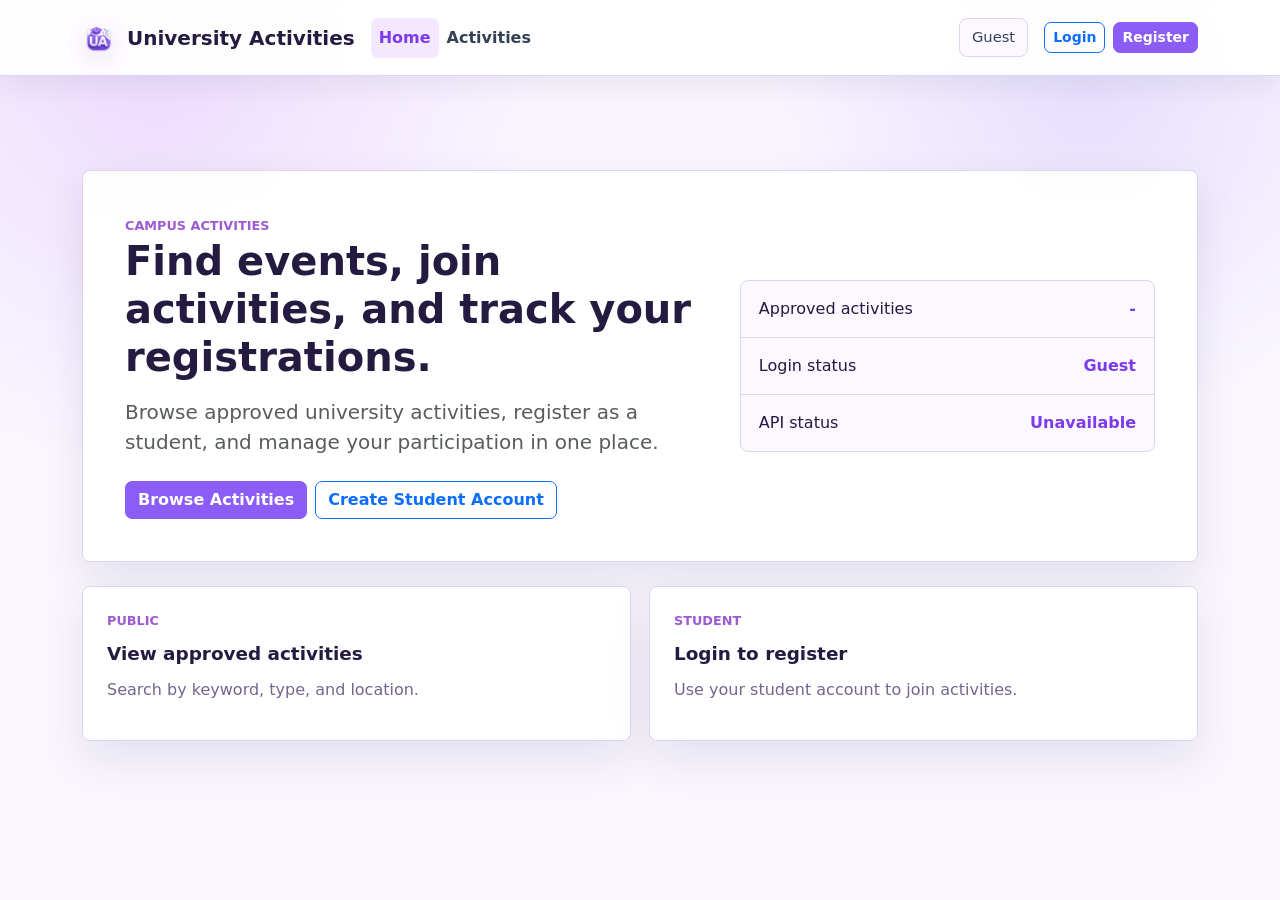
<file: html_Client/html_Client.Static/wwwroot/index.html>
<!doctype html>
<html lang="en">
<head>
    <meta charset="utf-8">
    <meta name="viewport" content="width=device-width, initial-scale=1">
    <title>University Activities - Home</title>
    <link href="https://cdn.jsdelivr.net/npm/bootstrap@5.3.3/dist/css/bootstrap.min.css" rel="stylesheet">
    <link href="css/style.css" rel="stylesheet">
</head>
<body>
    <nav class="navbar navbar-expand-lg bg-white">
        <div class="container">
            <a class="navbar-brand fw-semibold" href="index.html"><img class="brand-logo" src="images/ua-logo.png" alt="University Activities logo"><span>University Activities</span></a>
            <button class="navbar-toggler" type="button" data-bs-toggle="collapse" data-bs-target="#mainNav">
                <span class="navbar-toggler-icon"></span>
            </button>
            <div class="collapse navbar-collapse" id="mainNav">
                <ul class="navbar-nav me-auto mb-2 mb-lg-0">
                    <li class="nav-item"><a class="nav-link active" href="index.html">Home</a></li>
                    <li class="nav-item"><a class="nav-link" href="activities.html">Activities</a></li>
                    <li class="nav-item auth-required d-none"><a class="nav-link" href="my-registrations.html">My Registrations</a></li>
                    <li class="nav-item auth-required d-none"><a class="nav-link" href="profile.html">Profile</a></li>
                </ul>
                <span class="auth-summary me-3" id="authStatus">Guest</span>
                <a class="btn btn-outline-primary btn-sm me-2 guest-only" href="login.html">Login</a>
                <a class="btn btn-primary btn-sm guest-only" href="register.html">Register</a>
                <button class="btn btn-outline-danger btn-sm auth-required d-none" id="logoutBtn">Logout</button>
            </div>
        </div>
    </nav>

    <main class="container page-shell">
        <div id="message" class="message-area"></div>
        <section class="home-hero">
            <div class="row align-items-center g-4">
                <div class="col-lg-7">
                    <span class="section-kicker">Campus activities</span>
                    <h1 class="display-6 fw-semibold mb-3">Find events, join activities, and track your registrations.</h1>
                    <p class="lead text-muted mb-4">
                        Browse approved university activities, register as a student, and manage your participation in one place.
                    </p>
                    <div class="d-flex flex-wrap gap-2">
                        <a class="btn btn-primary" href="activities.html">Browse Activities</a>
                        <a class="btn btn-outline-primary guest-only" href="register.html">Create Student Account</a>
                        <a class="btn btn-outline-secondary auth-required d-none" href="my-registrations.html">My Registrations</a>
                    </div>
                </div>
                <div class="col-lg-5">
                    <div class="home-summary">
                        <div class="summary-row">
                            <span>Approved activities</span>
                            <strong id="approvedCount">-</strong>
                        </div>
                        <div class="summary-row">
                            <span>Login status</span>
                            <strong id="homeLoginStatus">Guest</strong>
                        </div>
                        <div class="summary-row">
                            <span>API status</span>
                            <strong id="homeApiStatus">Checking</strong>
                        </div>
                    </div>
                </div>
            </div>
        </section>

        <section class="home-grid mt-4">
            <a class="home-tile" href="activities.html">
                <span class="tile-label">Public</span>
                <strong>View approved activities</strong>
                <span>Search by keyword, type, and location.</span>
            </a>
            <a class="home-tile guest-only" href="login.html">
                <span class="tile-label">Student</span>
                <strong>Login to register</strong>
                <span>Use your student account to join activities.</span>
            </a>
            <a class="home-tile auth-required d-none" href="profile.html">
                <span class="tile-label">Student</span>
                <strong>Manage profile</strong>
                <span>Keep your student information up to date.</span>
            </a>
            <a class="home-tile auth-required d-none" href="my-registrations.html">
                <span class="tile-label">Tracking</span>
                <strong>My registrations</strong>
                <span>Review and cancel eligible registrations.</span>
            </a>
        </section>
    </main>

    <script src="https://code.jquery.com/jquery-3.7.1.min.js"></script>
    <script src="https://cdn.jsdelivr.net/npm/bootstrap@5.3.3/dist/js/bootstrap.bundle.min.js"></script>
    <script src="js/config.js"></script>
    <script src="js/api.js"></script>
    <script src="js/auth.js"></script>
    <script>
        $(function () {
            apiRequest("GET", "/api/Home", null, function (response) {
                $("#homeApiStatus").text(response.success ? "Online" : "Unavailable");
            }, function () {
                $("#homeApiStatus").text("Unavailable");
            });

            apiRequest("GET", "/api/Activities", null, function (response) {
                $("#approvedCount").text((response.data || []).length);
            }, function () {
                $("#approvedCount").text("-");
            });

            const user = getCurrentUser();
            $("#homeLoginStatus").text(user ? (user.fullName || user.email || "Logged in") : "Guest");
        });
    </script>
</body>
</html>
</file>
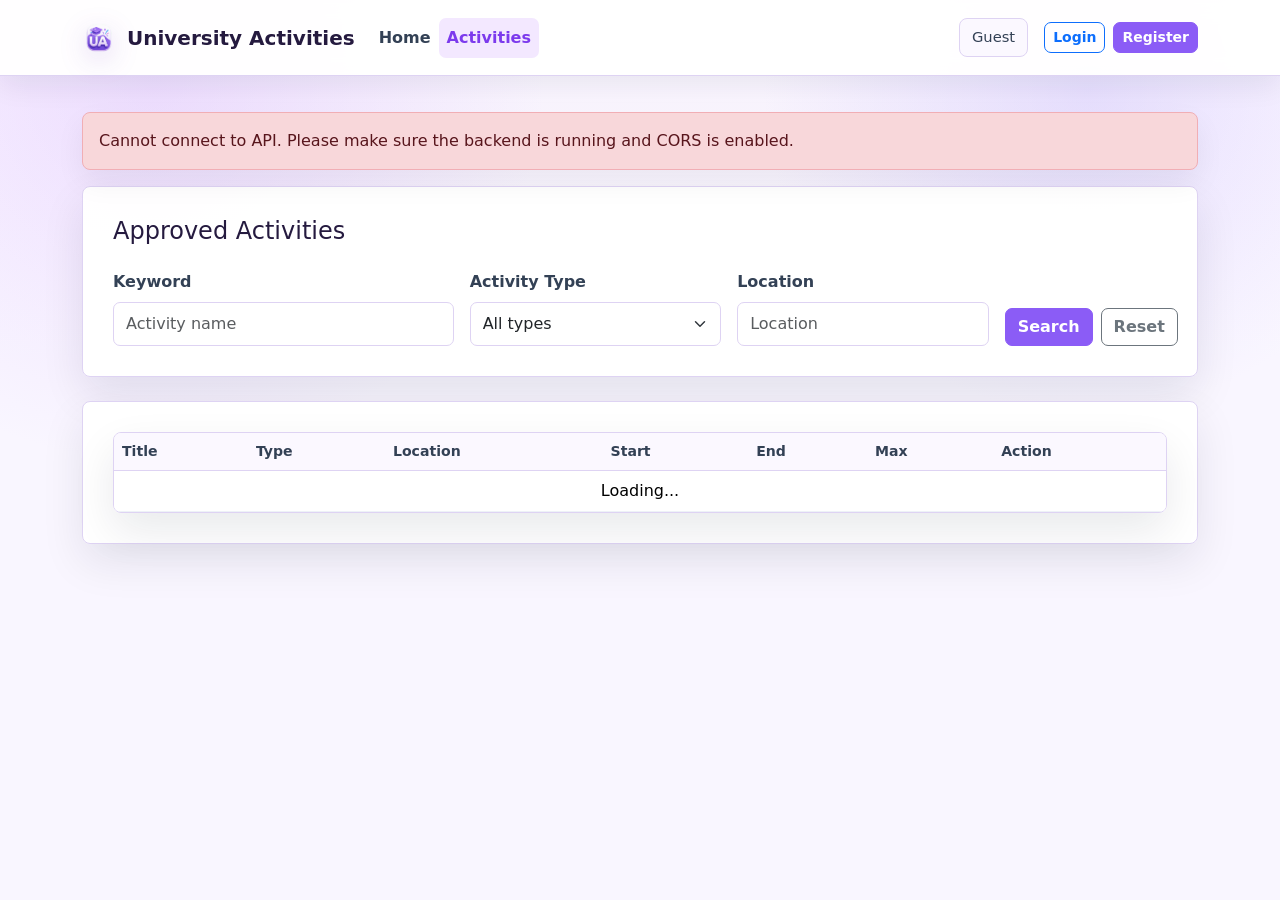
<file: html_Client/html_Client.Static/wwwroot/activities.html>
<!doctype html>
<html lang="en">
<head>
    <meta charset="utf-8">
    <meta name="viewport" content="width=device-width, initial-scale=1">
    <title>University Activities - Activities</title>
    <link href="https://cdn.jsdelivr.net/npm/bootstrap@5.3.3/dist/css/bootstrap.min.css" rel="stylesheet">
    <link href="css/style.css" rel="stylesheet">
</head>
<body>
    <nav class="navbar navbar-expand-lg bg-white">
        <div class="container">
            <a class="navbar-brand fw-semibold" href="index.html"><img class="brand-logo" src="images/ua-logo.png" alt="University Activities logo"><span>University Activities</span></a>
            <button class="navbar-toggler" type="button" data-bs-toggle="collapse" data-bs-target="#mainNav">
                <span class="navbar-toggler-icon"></span>
            </button>
            <div class="collapse navbar-collapse" id="mainNav">
                <ul class="navbar-nav me-auto mb-2 mb-lg-0">
                    <li class="nav-item"><a class="nav-link" href="index.html">Home</a></li>
                    <li class="nav-item"><a class="nav-link active" href="activities.html">Activities</a></li>
                    <li class="nav-item auth-required d-none"><a class="nav-link" href="my-registrations.html">My Registrations</a></li>
                    <li class="nav-item auth-required d-none"><a class="nav-link" href="profile.html">Profile</a></li>
                </ul>
                <span class="auth-summary me-3" id="authStatus">Guest</span>
                <a class="btn btn-outline-primary btn-sm me-2 guest-only" href="login.html">Login</a>
                <a class="btn btn-primary btn-sm guest-only" href="register.html">Register</a>
                <button class="btn btn-outline-danger btn-sm auth-required d-none" id="logoutBtn">Logout</button>
            </div>
        </div>
    </nav>

    <main class="container page-shell">
        <div id="message" class="message-area"></div>
        <section class="content-panel mb-4">
            <h1 class="h4 mb-4">Approved Activities</h1>
            <div class="row g-3">
                <div class="col-md-4">
                    <label class="form-label" for="keyword">Keyword</label>
                    <input class="form-control" id="keyword" placeholder="Activity name">
                </div>
                <div class="col-md-3">
                    <label class="form-label" for="type">Activity Type</label>
                    <select class="form-select" id="type">
                        <option value="">All types</option>
                        <option value="1">Workshop</option>
                        <option value="2">Seminar</option>
                        <option value="3">Competition</option>
                        <option value="4">Volunteer</option>
                        <option value="5">ClubEvent</option>
                    </select>
                </div>
                <div class="col-md-3">
                    <label class="form-label" for="location">Location</label>
                    <input class="form-control" id="location" placeholder="Location">
                </div>
                <div class="col-md-2 d-flex align-items-end gap-2">
                    <button class="btn btn-primary w-100" id="searchBtn">Search</button>
                    <button class="btn btn-outline-secondary w-100" id="resetBtn">Reset</button>
                </div>
            </div>
        </section>

        <section class="content-panel">
            <div class="table-responsive">
                <table class="table table-hover mb-0">
                    <thead>
                        <tr>
                            <th>Title</th>
                            <th>Type</th>
                            <th>Location</th>
                            <th>Start</th>
                            <th>End</th>
                            <th>Max</th>
                            <th>Action</th>
                        </tr>
                    </thead>
                    <tbody id="activitiesBody"></tbody>
                </table>
            </div>
        </section>
    </main>

    <script src="https://code.jquery.com/jquery-3.7.1.min.js"></script>
    <script src="https://cdn.jsdelivr.net/npm/bootstrap@5.3.3/dist/js/bootstrap.bundle.min.js"></script>
    <script src="js/config.js"></script>
    <script src="js/api.js"></script>
    <script src="js/auth.js"></script>
    <script src="js/activities.js"></script>
</body>
</html>
</file>
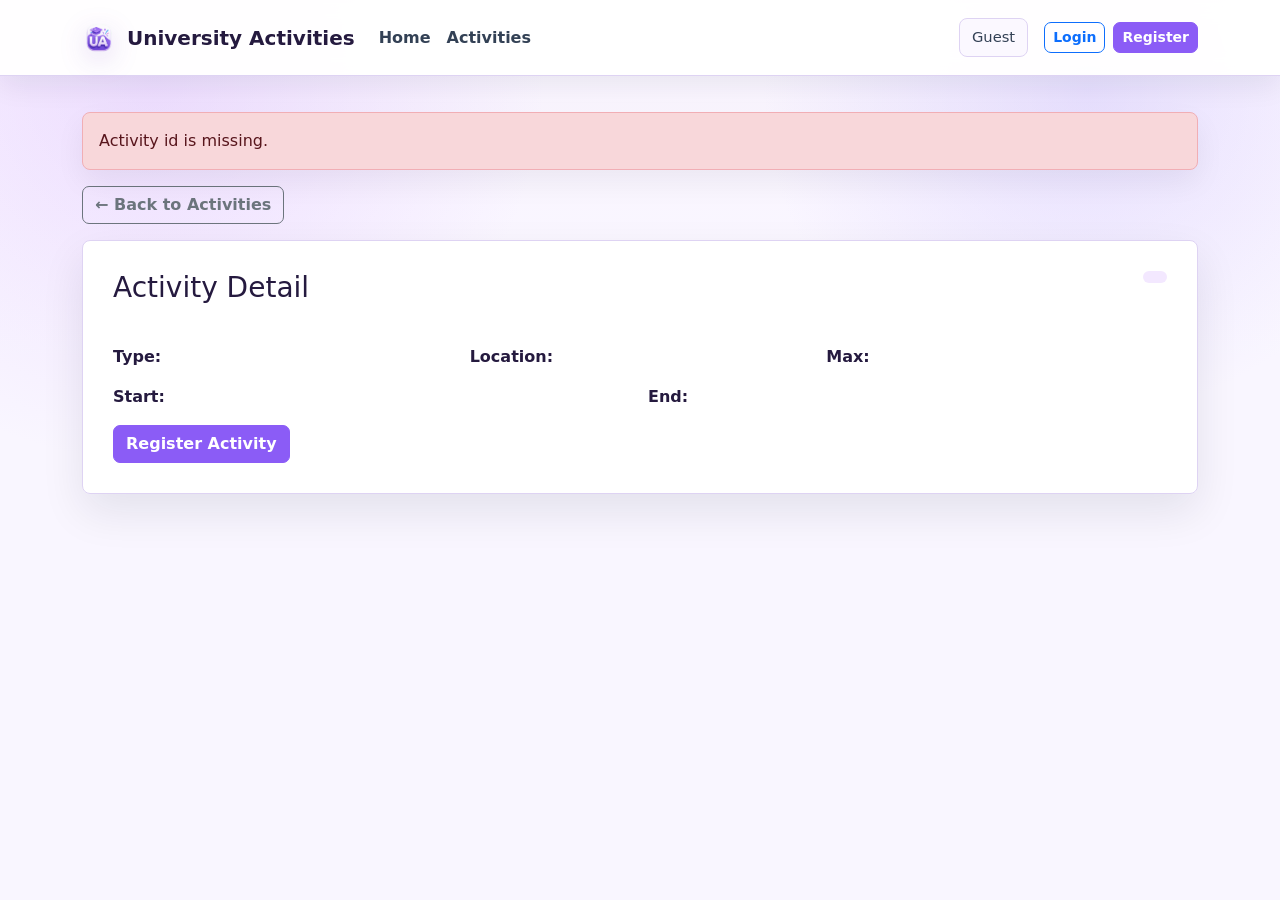
<file: html_Client/html_Client.Static/wwwroot/activity-detail.html>
<!doctype html>
<html lang="en">
<head>
    <meta charset="utf-8">
    <meta name="viewport" content="width=device-width, initial-scale=1">
    <title>University Activities - Activity Detail</title>
    <link href="https://cdn.jsdelivr.net/npm/bootstrap@5.3.3/dist/css/bootstrap.min.css" rel="stylesheet">
    <link href="css/style.css" rel="stylesheet">
</head>
<body>
    <nav class="navbar navbar-expand-lg bg-white">
        <div class="container">
            <a class="navbar-brand fw-semibold" href="index.html"><img class="brand-logo" src="images/ua-logo.png" alt="University Activities logo"><span>University Activities</span></a>
            <button class="navbar-toggler" type="button" data-bs-toggle="collapse" data-bs-target="#mainNav">
                <span class="navbar-toggler-icon"></span>
            </button>
            <div class="collapse navbar-collapse" id="mainNav">
                <ul class="navbar-nav me-auto mb-2 mb-lg-0">
                    <li class="nav-item"><a class="nav-link" href="index.html">Home</a></li>
                    <li class="nav-item"><a class="nav-link" href="activities.html">Activities</a></li>
                    <li class="nav-item auth-required d-none"><a class="nav-link" href="my-registrations.html">My Registrations</a></li>
                    <li class="nav-item auth-required d-none"><a class="nav-link" href="profile.html">Profile</a></li>
                </ul>
                <span class="auth-summary me-3" id="authStatus">Guest</span>
                <a class="btn btn-outline-primary btn-sm me-2 guest-only" href="login.html">Login</a>
                <a class="btn btn-primary btn-sm guest-only" href="register.html">Register</a>
                <button class="btn btn-outline-danger btn-sm auth-required d-none" id="logoutBtn">Logout</button>
            </div>
        </div>
    </nav>

    <main class="container page-shell">
        <div id="message" class="message-area"></div>
        <div class="mb-3">
            <a class="btn btn-outline-secondary" href="activities.html">&larr; Back to Activities</a>
        </div>
        <section class="content-panel" id="activityDetail">
            <div class="d-flex justify-content-between align-items-start gap-3 mb-3">
                <div>
                    <h1 class="h3 mb-2" id="activityTitle">Activity Detail</h1>
                    <div class="text-muted" id="activityOrganizer"></div>
                </div>
                <span class="status-pill" id="activityStatus"></span>
            </div>
            <p class="activity-description" id="activityDescription"></p>
            <div class="row g-3 my-3">
                <div class="col-md-4"><strong>Type:</strong> <span id="activityType"></span></div>
                <div class="col-md-4"><strong>Location:</strong> <span id="activityLocation"></span></div>
                <div class="col-md-4"><strong>Max:</strong> <span id="activityMax"></span></div>
                <div class="col-md-6"><strong>Start:</strong> <span id="activityStart"></span></div>
                <div class="col-md-6"><strong>End:</strong> <span id="activityEnd"></span></div>
            </div>
            <div class="d-flex align-items-center gap-3">
                <button class="btn btn-primary" id="registerBtn">Register Activity</button>
                <span class="text-muted" id="registerHint"></span>
            </div>
        </section>
    </main>

    <script src="https://code.jquery.com/jquery-3.7.1.min.js"></script>
    <script src="https://cdn.jsdelivr.net/npm/bootstrap@5.3.3/dist/js/bootstrap.bundle.min.js"></script>
    <script src="js/config.js"></script>
    <script src="js/api.js"></script>
    <script src="js/auth.js"></script>
    <script src="js/activities.js"></script>
</body>
</html>
</file>
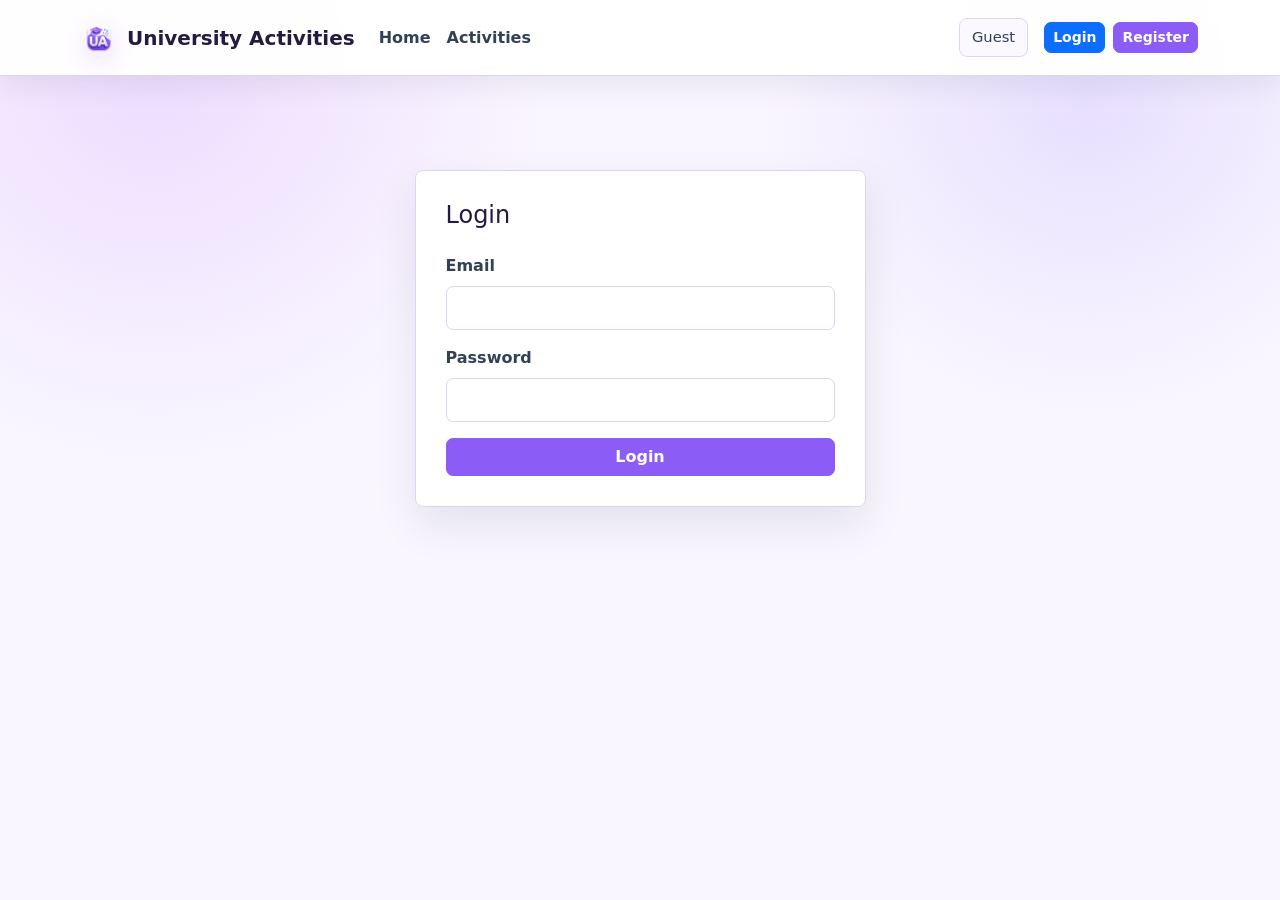
<file: html_Client/html_Client.Static/wwwroot/login.html>
<!doctype html>
<html lang="en">
<head>
    <meta charset="utf-8">
    <meta name="viewport" content="width=device-width, initial-scale=1">
    <title>University Activities - Login</title>
    <link href="https://cdn.jsdelivr.net/npm/bootstrap@5.3.3/dist/css/bootstrap.min.css" rel="stylesheet">
    <link href="css/style.css" rel="stylesheet">
</head>
<body>
    <nav class="navbar navbar-expand-lg bg-white">
        <div class="container">
            <a class="navbar-brand fw-semibold" href="index.html"><img class="brand-logo" src="images/ua-logo.png" alt="University Activities logo"><span>University Activities</span></a>
            <button class="navbar-toggler" type="button" data-bs-toggle="collapse" data-bs-target="#mainNav">
                <span class="navbar-toggler-icon"></span>
            </button>
            <div class="collapse navbar-collapse" id="mainNav">
                <ul class="navbar-nav me-auto mb-2 mb-lg-0">
                    <li class="nav-item"><a class="nav-link" href="index.html">Home</a></li>
                    <li class="nav-item"><a class="nav-link" href="activities.html">Activities</a></li>
                    <li class="nav-item auth-required d-none"><a class="nav-link" href="my-registrations.html">My Registrations</a></li>
                    <li class="nav-item auth-required d-none"><a class="nav-link" href="profile.html">Profile</a></li>
                </ul>
                <span class="auth-summary me-3" id="authStatus">Guest</span>
                <a class="btn btn-outline-primary btn-sm me-2 guest-only active" href="login.html">Login</a>
                <a class="btn btn-primary btn-sm guest-only" href="register.html">Register</a>
                <button class="btn btn-outline-danger btn-sm auth-required d-none" id="logoutBtn">Logout</button>
            </div>
        </div>
    </nav>

    <main class="container page-shell">
        <div class="row justify-content-center">
            <div class="col-lg-5">
                <div id="message" class="message-area"></div>
                <section class="content-panel">
                    <h1 class="h4 mb-4">Login</h1>
                    <form id="loginForm">
                        <div class="mb-3">
                            <label class="form-label" for="email">Email</label>
                            <input class="form-control" id="email" type="email" required>
                        </div>
                        <div class="mb-3">
                            <label class="form-label" for="password">Password</label>
                            <input class="form-control" id="password" type="password" required>
                        </div>
                        <button class="btn btn-primary w-100" type="submit">Login</button>
                    </form>
                </section>
            </div>
        </div>
    </main>

    <script src="https://code.jquery.com/jquery-3.7.1.min.js"></script>
    <script src="https://cdn.jsdelivr.net/npm/bootstrap@5.3.3/dist/js/bootstrap.bundle.min.js"></script>
    <script src="js/config.js"></script>
    <script src="js/api.js"></script>
    <script src="js/auth.js"></script>
</body>
</html>
</file>
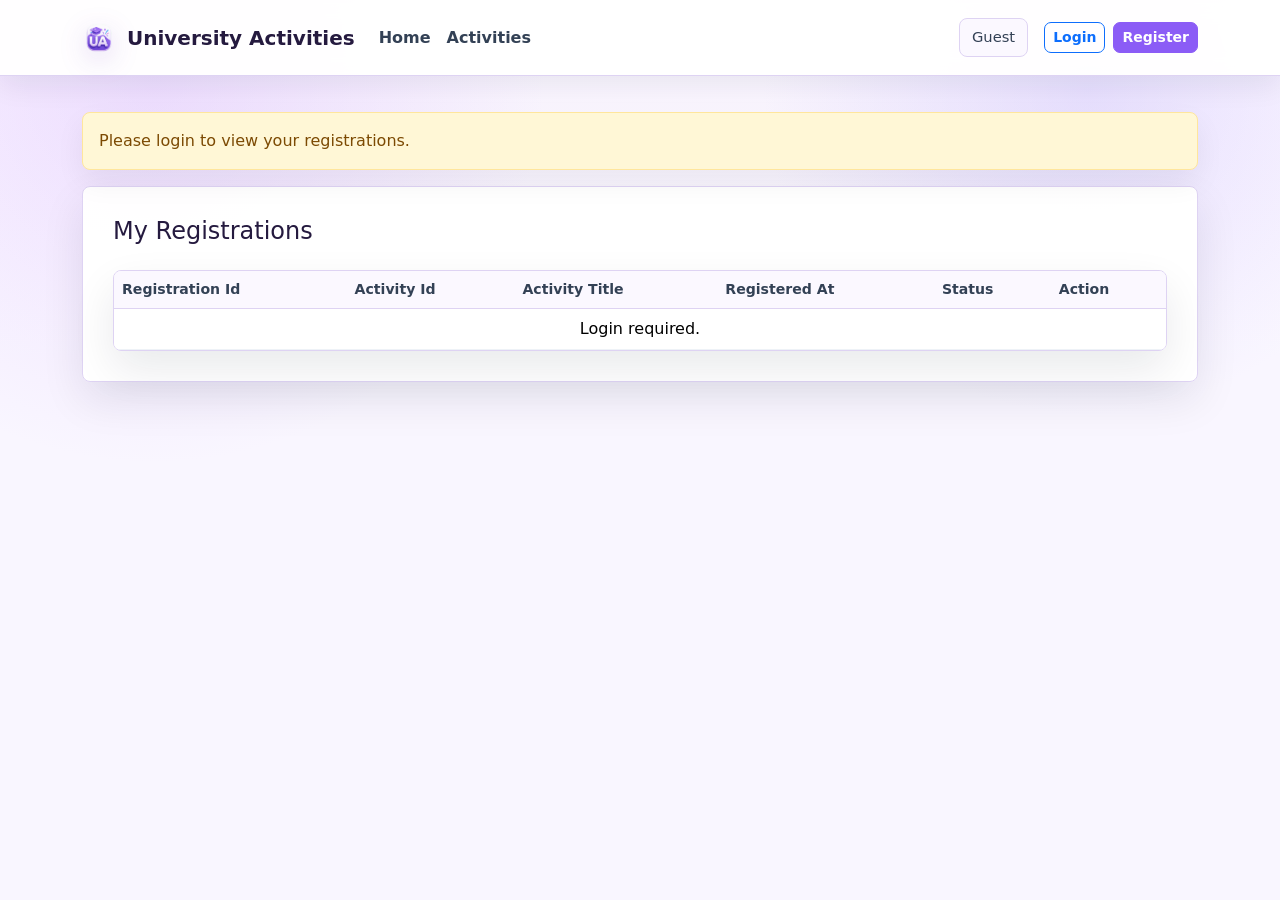
<file: html_Client/html_Client.Static/wwwroot/my-registrations.html>
<!doctype html>
<html lang="en">
<head>
    <meta charset="utf-8">
    <meta name="viewport" content="width=device-width, initial-scale=1">
    <title>University Activities - My Registrations</title>
    <link href="https://cdn.jsdelivr.net/npm/bootstrap@5.3.3/dist/css/bootstrap.min.css" rel="stylesheet">
    <link href="css/style.css" rel="stylesheet">
</head>
<body>
    <nav class="navbar navbar-expand-lg bg-white">
        <div class="container">
            <a class="navbar-brand fw-semibold" href="index.html"><img class="brand-logo" src="images/ua-logo.png" alt="University Activities logo"><span>University Activities</span></a>
            <button class="navbar-toggler" type="button" data-bs-toggle="collapse" data-bs-target="#mainNav">
                <span class="navbar-toggler-icon"></span>
            </button>
            <div class="collapse navbar-collapse" id="mainNav">
                <ul class="navbar-nav me-auto mb-2 mb-lg-0">
                    <li class="nav-item"><a class="nav-link" href="index.html">Home</a></li>
                    <li class="nav-item"><a class="nav-link" href="activities.html">Activities</a></li>
                    <li class="nav-item auth-required d-none"><a class="nav-link active" href="my-registrations.html">My Registrations</a></li>
                    <li class="nav-item auth-required d-none"><a class="nav-link" href="profile.html">Profile</a></li>
                </ul>
                <span class="auth-summary me-3" id="authStatus">Guest</span>
                <a class="btn btn-outline-primary btn-sm me-2 guest-only" href="login.html">Login</a>
                <a class="btn btn-primary btn-sm guest-only" href="register.html">Register</a>
                <button class="btn btn-outline-danger btn-sm auth-required d-none" id="logoutBtn">Logout</button>
            </div>
        </div>
    </nav>

    <main class="container page-shell">
        <div id="message" class="message-area"></div>
        <section class="content-panel">
            <h1 class="h4 mb-4">My Registrations</h1>
            <div class="table-responsive">
                <table class="table table-hover mb-0">
                    <thead>
                        <tr>
                            <th>Registration Id</th>
                            <th>Activity Id</th>
                            <th>Activity Title</th>
                            <th>Registered At</th>
                            <th>Status</th>
                            <th>Action</th>
                        </tr>
                    </thead>
                    <tbody id="registrationsBody"></tbody>
                </table>
            </div>
        </section>
    </main>

    <script src="https://code.jquery.com/jquery-3.7.1.min.js"></script>
    <script src="https://cdn.jsdelivr.net/npm/bootstrap@5.3.3/dist/js/bootstrap.bundle.min.js"></script>
    <script src="js/config.js"></script>
    <script src="js/api.js"></script>
    <script src="js/auth.js"></script>
    <script src="js/registrations.js"></script>
</body>
</html>
</file>
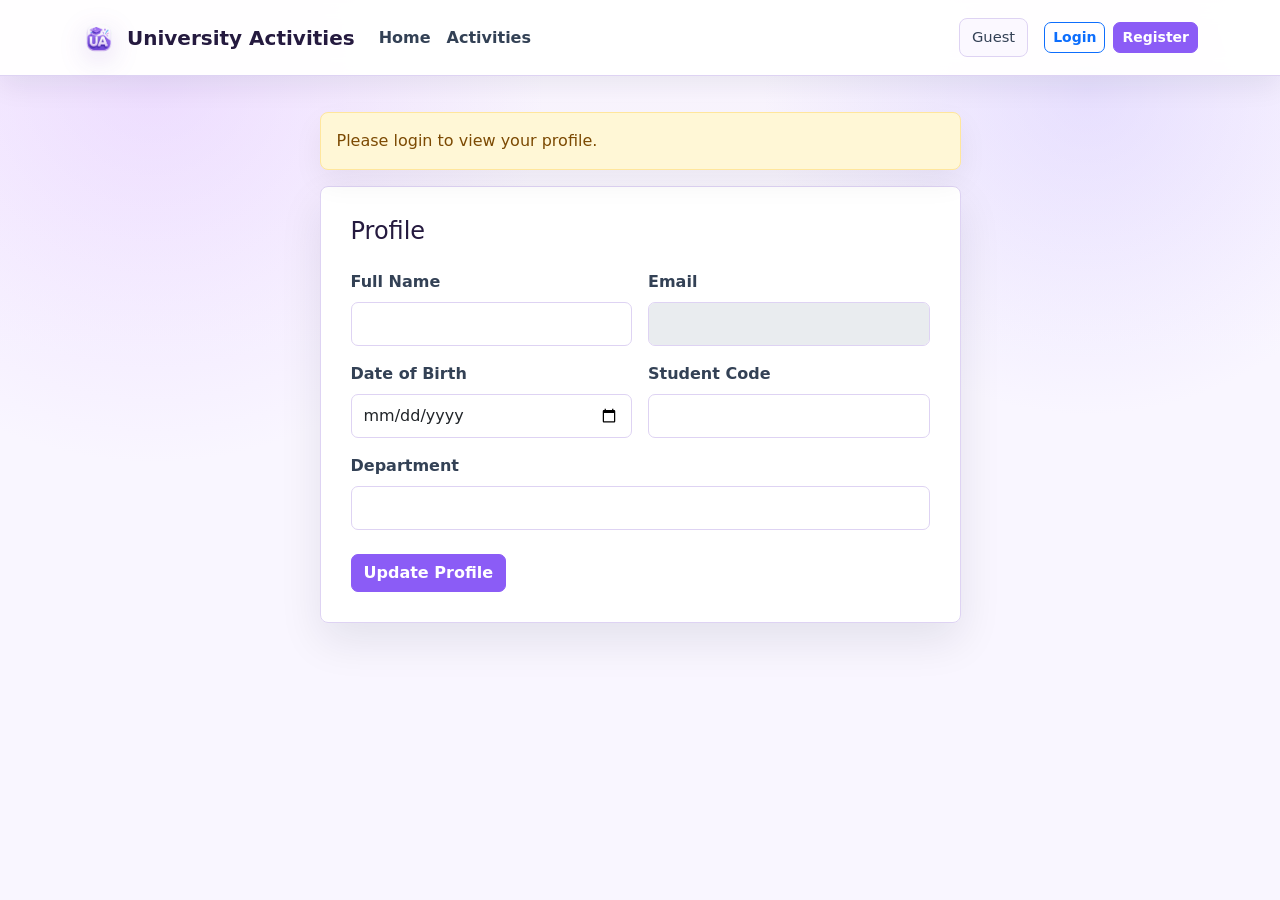
<file: html_Client/html_Client.Static/wwwroot/profile.html>
<!doctype html>
<html lang="en">
<head>
    <meta charset="utf-8">
    <meta name="viewport" content="width=device-width, initial-scale=1">
    <title>University Activities - Profile</title>
    <link href="https://cdn.jsdelivr.net/npm/bootstrap@5.3.3/dist/css/bootstrap.min.css" rel="stylesheet">
    <link href="css/style.css" rel="stylesheet">
</head>
<body>
    <nav class="navbar navbar-expand-lg bg-white">
        <div class="container">
            <a class="navbar-brand fw-semibold" href="index.html"><img class="brand-logo" src="images/ua-logo.png" alt="University Activities logo"><span>University Activities</span></a>
            <button class="navbar-toggler" type="button" data-bs-toggle="collapse" data-bs-target="#mainNav">
                <span class="navbar-toggler-icon"></span>
            </button>
            <div class="collapse navbar-collapse" id="mainNav">
                <ul class="navbar-nav me-auto mb-2 mb-lg-0">
                    <li class="nav-item"><a class="nav-link" href="index.html">Home</a></li>
                    <li class="nav-item"><a class="nav-link" href="activities.html">Activities</a></li>
                    <li class="nav-item auth-required d-none"><a class="nav-link" href="my-registrations.html">My Registrations</a></li>
                    <li class="nav-item auth-required d-none"><a class="nav-link active" href="profile.html">Profile</a></li>
                </ul>
                <span class="auth-summary me-3" id="authStatus">Guest</span>
                <a class="btn btn-outline-primary btn-sm me-2 guest-only" href="login.html">Login</a>
                <a class="btn btn-primary btn-sm guest-only" href="register.html">Register</a>
                <button class="btn btn-outline-danger btn-sm auth-required d-none" id="logoutBtn">Logout</button>
            </div>
        </div>
    </nav>

    <main class="container page-shell">
        <div class="row justify-content-center">
            <div class="col-lg-7">
                <div id="message" class="message-area"></div>
                <section class="content-panel">
                    <h1 class="h4 mb-4">Profile</h1>
                    <form id="profileForm">
                        <div class="row g-3">
                            <div class="col-md-6">
                                <label class="form-label" for="fullName">Full Name</label>
                                <input class="form-control" id="fullName" required>
                            </div>
                            <div class="col-md-6">
                                <label class="form-label" for="email">Email</label>
                                <input class="form-control" id="email" type="email" disabled>
                            </div>
                            <div class="col-md-6">
                                <label class="form-label" for="dateOfBirth">Date of Birth</label>
                                <input class="form-control" id="dateOfBirth" type="date" required>
                            </div>
                            <div class="col-md-6">
                                <label class="form-label" for="studentCode">Student Code</label>
                                <input class="form-control" id="studentCode">
                            </div>
                            <div class="col-12">
                                <label class="form-label" for="department">Department</label>
                                <input class="form-control" id="department" required>
                            </div>
                        </div>
                        <button class="btn btn-primary mt-4" type="submit">Update Profile</button>
                    </form>
                </section>
            </div>
        </div>
    </main>

    <script src="https://code.jquery.com/jquery-3.7.1.min.js"></script>
    <script src="https://cdn.jsdelivr.net/npm/bootstrap@5.3.3/dist/js/bootstrap.bundle.min.js"></script>
    <script src="js/config.js"></script>
    <script src="js/api.js"></script>
    <script src="js/auth.js"></script>
    <script src="js/profile.js"></script>
</body>
</html>
</file>
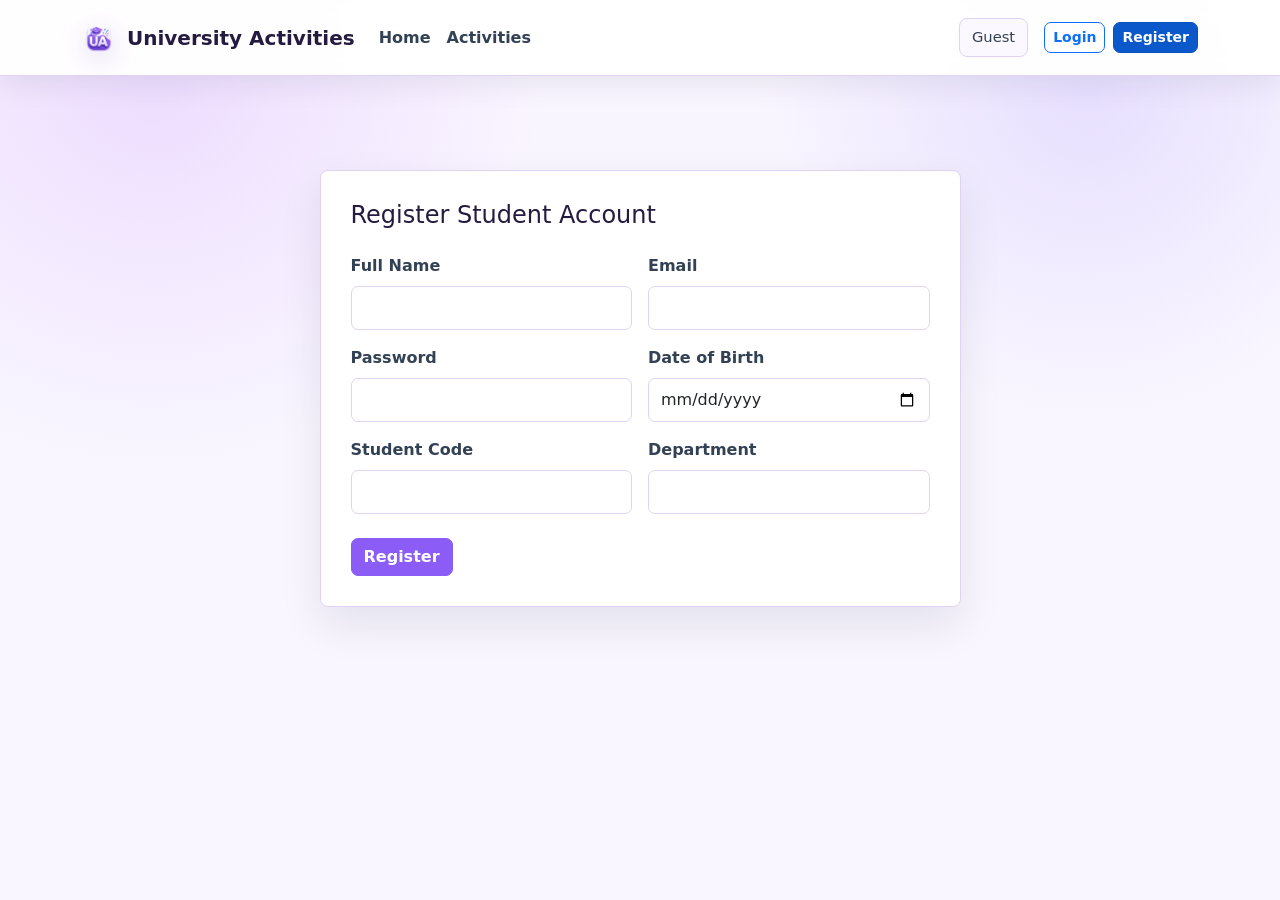
<file: html_Client/html_Client.Static/wwwroot/register.html>
<!doctype html>
<html lang="en">
<head>
    <meta charset="utf-8">
    <meta name="viewport" content="width=device-width, initial-scale=1">
    <title>University Activities - Register</title>
    <link href="https://cdn.jsdelivr.net/npm/bootstrap@5.3.3/dist/css/bootstrap.min.css" rel="stylesheet">
    <link href="css/style.css" rel="stylesheet">
</head>
<body>
    <nav class="navbar navbar-expand-lg bg-white">
        <div class="container">
            <a class="navbar-brand fw-semibold" href="index.html"><img class="brand-logo" src="images/ua-logo.png" alt="University Activities logo"><span>University Activities</span></a>
            <button class="navbar-toggler" type="button" data-bs-toggle="collapse" data-bs-target="#mainNav">
                <span class="navbar-toggler-icon"></span>
            </button>
            <div class="collapse navbar-collapse" id="mainNav">
                <ul class="navbar-nav me-auto mb-2 mb-lg-0">
                    <li class="nav-item"><a class="nav-link" href="index.html">Home</a></li>
                    <li class="nav-item"><a class="nav-link" href="activities.html">Activities</a></li>
                    <li class="nav-item auth-required d-none"><a class="nav-link" href="my-registrations.html">My Registrations</a></li>
                    <li class="nav-item auth-required d-none"><a class="nav-link" href="profile.html">Profile</a></li>
                </ul>
                <span class="auth-summary me-3" id="authStatus">Guest</span>
                <a class="btn btn-outline-primary btn-sm me-2 guest-only" href="login.html">Login</a>
                <a class="btn btn-primary btn-sm guest-only active" href="register.html">Register</a>
                <button class="btn btn-outline-danger btn-sm auth-required d-none" id="logoutBtn">Logout</button>
            </div>
        </div>
    </nav>

    <main class="container page-shell">
        <div class="row justify-content-center">
            <div class="col-lg-7">
                <div id="message" class="message-area"></div>
                <section class="content-panel">
                    <h1 class="h4 mb-4">Register Student Account</h1>
                    <form id="registerForm">
                        <div class="row g-3">
                            <div class="col-md-6">
                                <label class="form-label" for="fullName">Full Name</label>
                                <input class="form-control" id="fullName" required>
                            </div>
                            <div class="col-md-6">
                                <label class="form-label" for="email">Email</label>
                                <input class="form-control" id="email" type="email" required>
                            </div>
                            <div class="col-md-6">
                                <label class="form-label" for="password">Password</label>
                                <input class="form-control" id="password" type="password" required>
                            </div>
                            <div class="col-md-6">
                                <label class="form-label" for="dateOfBirth">Date of Birth</label>
                                <input class="form-control" id="dateOfBirth" type="date" required>
                            </div>
                            <div class="col-md-6">
                                <label class="form-label" for="studentCode">Student Code</label>
                                <input class="form-control" id="studentCode">
                            </div>
                            <div class="col-md-6">
                                <label class="form-label" for="department">Department</label>
                                <input class="form-control" id="department" required>
                            </div>
                        </div>
                        <button class="btn btn-primary mt-4" type="submit">Register</button>
                    </form>
                </section>
            </div>
        </div>
    </main>

    <script src="https://code.jquery.com/jquery-3.7.1.min.js"></script>
    <script src="https://cdn.jsdelivr.net/npm/bootstrap@5.3.3/dist/js/bootstrap.bundle.min.js"></script>
    <script src="js/config.js"></script>
    <script src="js/api.js"></script>
    <script src="js/auth.js"></script>
</body>
</html>
</file>
<file: html_Client/html_Client.Static/wwwroot/css/style.css>
:root {
    --page-bg: #f7f3ff;
    --surface: #ffffff;
    --surface-soft: #fbf8ff;
    --border: #ded3f3;
    --text: #251a3f;
    --muted: #75658e;
    --primary: #8b5cf6;
    --primary-dark: #7c3aed;
    --teal: #9d5bd2;
    --warning-bg: #fff7d6;
    --warning-text: #7c4a03;
    --danger: #dc2626;
    --shadow: 0 18px 44px rgba(15, 23, 42, 0.09);
}

body {
    min-height: 100vh;
    background:
        radial-gradient(circle at 12% 8%, rgba(216, 180, 254, 0.38), transparent 28%),
        radial-gradient(circle at 85% 10%, rgba(196, 181, 253, 0.35), transparent 24%),
        linear-gradient(180deg, rgba(250, 245, 255, 0.94), rgba(255, 255, 255, 0.28) 360px),
        var(--page-bg);
    color: var(--text);
    padding-top: 78px;
    font-family: Inter, ui-sans-serif, system-ui, -apple-system, BlinkMacSystemFont, "Segoe UI", sans-serif;
}

.navbar {
    position: fixed;
    top: 0;
    right: 0;
    left: 0;
    z-index: 1030;
    min-height: 76px;
    background: rgba(255, 255, 255, 0.96) !important;
    border-bottom: 1px solid var(--border);
    box-shadow: 0 10px 28px rgba(15, 23, 42, 0.07);
    backdrop-filter: blur(10px);
}

.navbar-brand {
    display: inline-flex;
    align-items: center;
    gap: 11px;
    font-size: 1.25rem;
    color: var(--text);
}

.brand-logo {
    width: 34px;
    height: 34px;
    object-fit: contain;
    filter: drop-shadow(0 8px 14px rgba(91, 33, 182, 0.16));
}

.navbar .nav-link {
    color: #334155;
    border-radius: 7px;
    padding: 8px 12px;
    font-weight: 550;
}

.navbar .nav-link:hover,
.navbar .nav-link.active {
    background: #f3e8ff;
    color: var(--primary-dark);
}

.page-shell {
    padding-top: 34px;
    padding-bottom: 60px;
}

.content-panel,
.home-hero,
.home-tile {
    background: rgba(255, 255, 255, 0.98);
    border: 1px solid var(--border);
    border-radius: 8px;
    box-shadow: var(--shadow);
}

.content-panel {
    padding: 30px;
}

.home-hero {
    padding: 42px;
}

.section-kicker,
.tile-label {
    display: inline-block;
    color: var(--teal);
    font-size: 0.8rem;
    font-weight: 800;
    text-transform: uppercase;
}

.display-6,
h1,
h2,
h3,
h4 {
    letter-spacing: 0;
    color: var(--text);
}

.lead {
    color: var(--muted);
}

.home-summary {
    border: 1px solid var(--border);
    border-radius: 8px;
    overflow: hidden;
    background: var(--surface-soft);
}

.summary-row {
    display: flex;
    justify-content: space-between;
    gap: 16px;
    padding: 16px 18px;
    border-bottom: 1px solid var(--border);
}

.summary-row:last-child {
    border-bottom: 0;
}

.summary-row strong {
    color: var(--primary-dark);
}

.home-grid {
    display: grid;
    grid-template-columns: repeat(auto-fit, minmax(240px, 1fr));
    gap: 18px;
}

.home-tile {
    display: flex;
    min-height: 155px;
    flex-direction: column;
    gap: 10px;
    padding: 24px;
    color: inherit;
    text-decoration: none;
    transition: border-color 160ms ease, transform 160ms ease, box-shadow 160ms ease;
}

.home-tile strong {
    font-size: 1.15rem;
}

.home-tile span:last-child {
    color: var(--muted);
}

.home-tile:hover {
    border-color: #c4b5fd;
    color: inherit;
    transform: translateY(-2px);
    box-shadow: 0 22px 50px rgba(15, 23, 42, 0.12);
}

.table-responsive {
    border: 1px solid var(--border);
    border-radius: 8px;
    overflow: hidden;
    box-shadow: var(--shadow);
}

.table {
    margin-bottom: 0;
}

.table td,
.table th {
    vertical-align: middle;
}

.table thead th {
    background: var(--surface-soft);
    color: #334155;
    border-bottom: 1px solid var(--border);
    font-size: 0.88rem;
    font-weight: 750;
    white-space: nowrap;
}

.table tbody td {
    border-color: #eef2f7;
}

.table-hover tbody tr:hover {
    background: #fbf8ff;
}

.activity-description {
    white-space: pre-line;
    color: #334155;
}

.status-pill {
    display: inline-block;
    padding: 6px 12px;
    border-radius: 999px;
    background: #f3e8ff;
    color: #6b21a8;
    font-size: 0.875rem;
    font-weight: 650;
}

.auth-summary {
    display: inline-flex;
    align-items: center;
    min-height: 38px;
    padding: 7px 12px;
    border: 1px solid var(--border);
    border-radius: 8px;
    background: var(--surface-soft);
    color: #334155;
    font-size: 0.92rem;
}

.message-area {
    min-height: 58px;
}

.form-label {
    color: #334155;
    font-weight: 700;
}

.form-control,
.form-select {
    min-height: 44px;
    border-color: var(--border);
    border-radius: 7px;
}

.form-control:focus,
.form-select:focus {
    border-color: #c084fc;
    box-shadow: 0 0 0 0.2rem rgba(139, 92, 246, 0.14);
}

.btn {
    border-radius: 7px;
    font-weight: 650;
}

.btn-primary {
    background: var(--primary);
    border-color: var(--primary);
}

.btn-primary:hover {
    background: var(--primary-dark);
    border-color: var(--primary-dark);
}

.btn-outline-danger {
    color: var(--danger);
    border-color: #fca5a5;
}

.alert {
    border-radius: 8px;
    border-width: 1px;
    box-shadow: 0 12px 30px rgba(15, 23, 42, 0.06);
}

.alert-warning {
    background: var(--warning-bg);
    color: var(--warning-text);
}

@media (max-width: 767.98px) {
    body {
        padding-top: 72px;
    }

    .content-panel,
    .home-hero {
        padding: 22px;
    }
}
</file>
